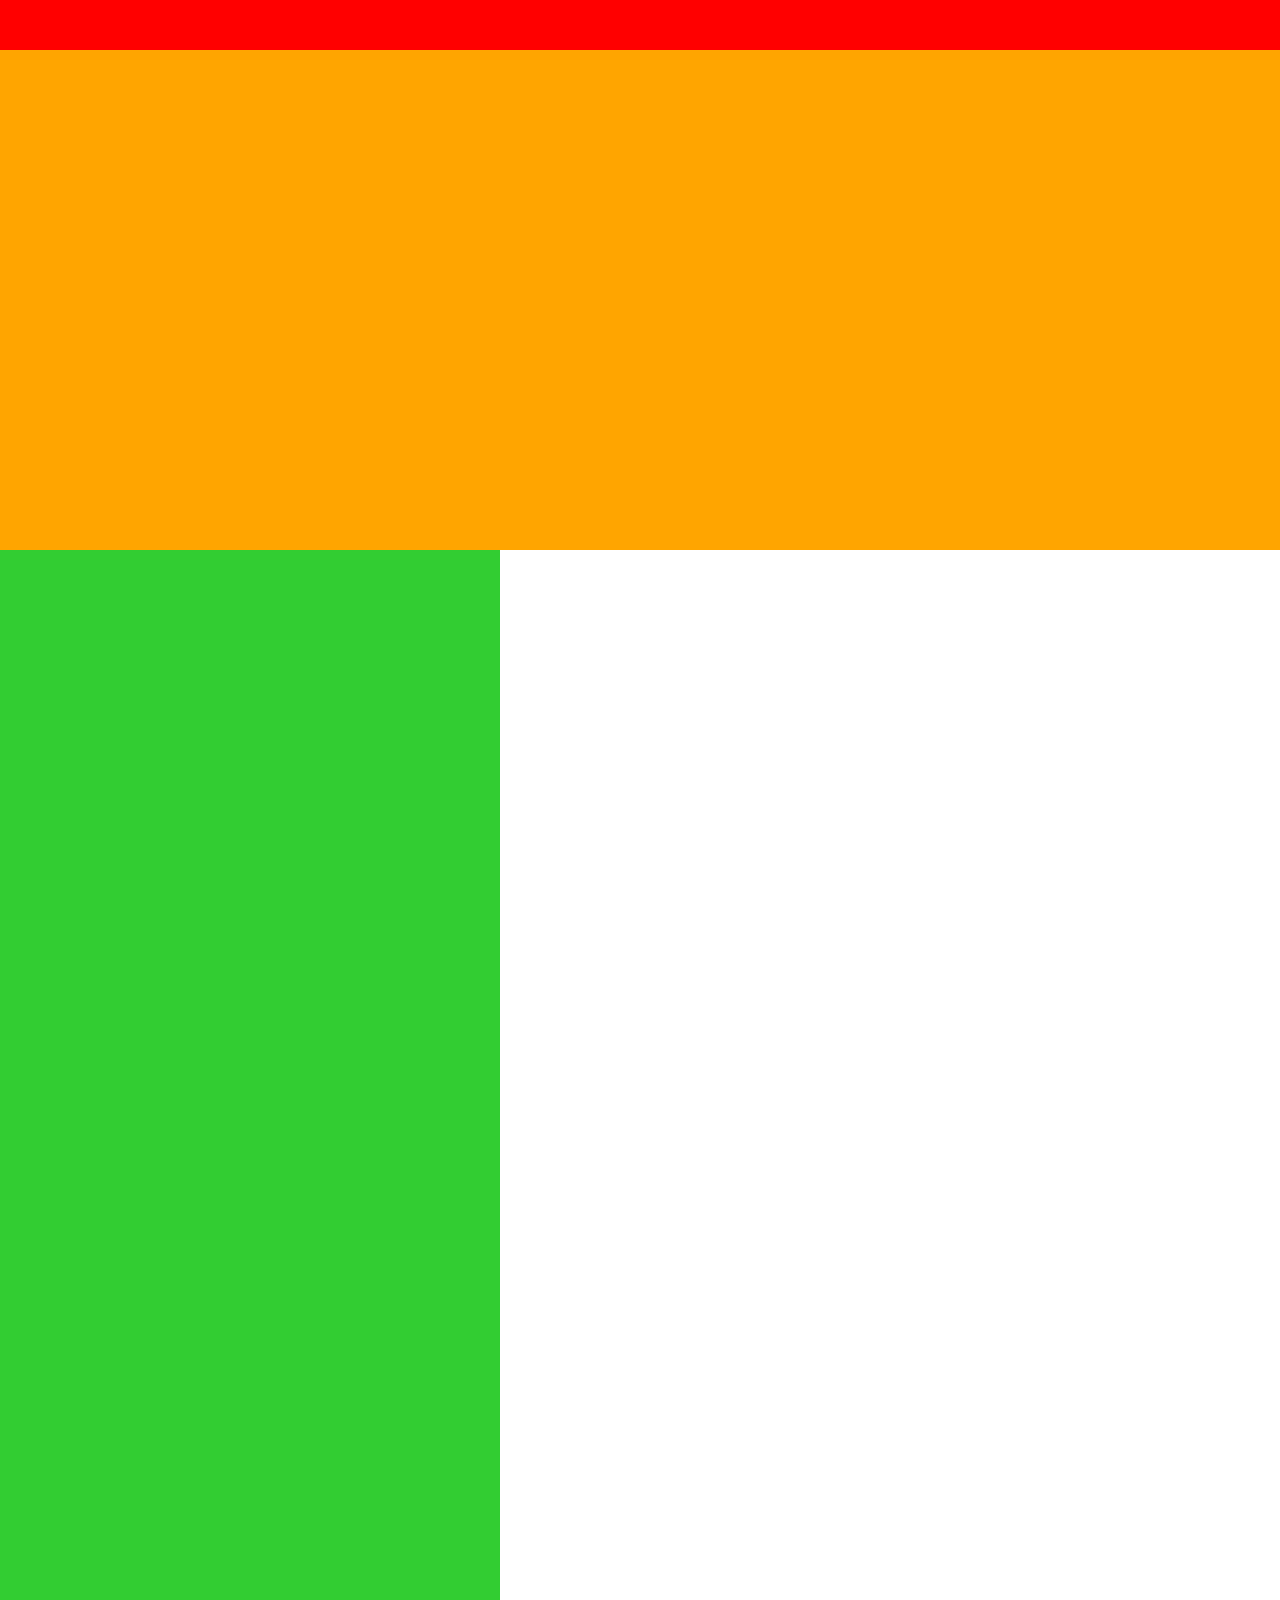
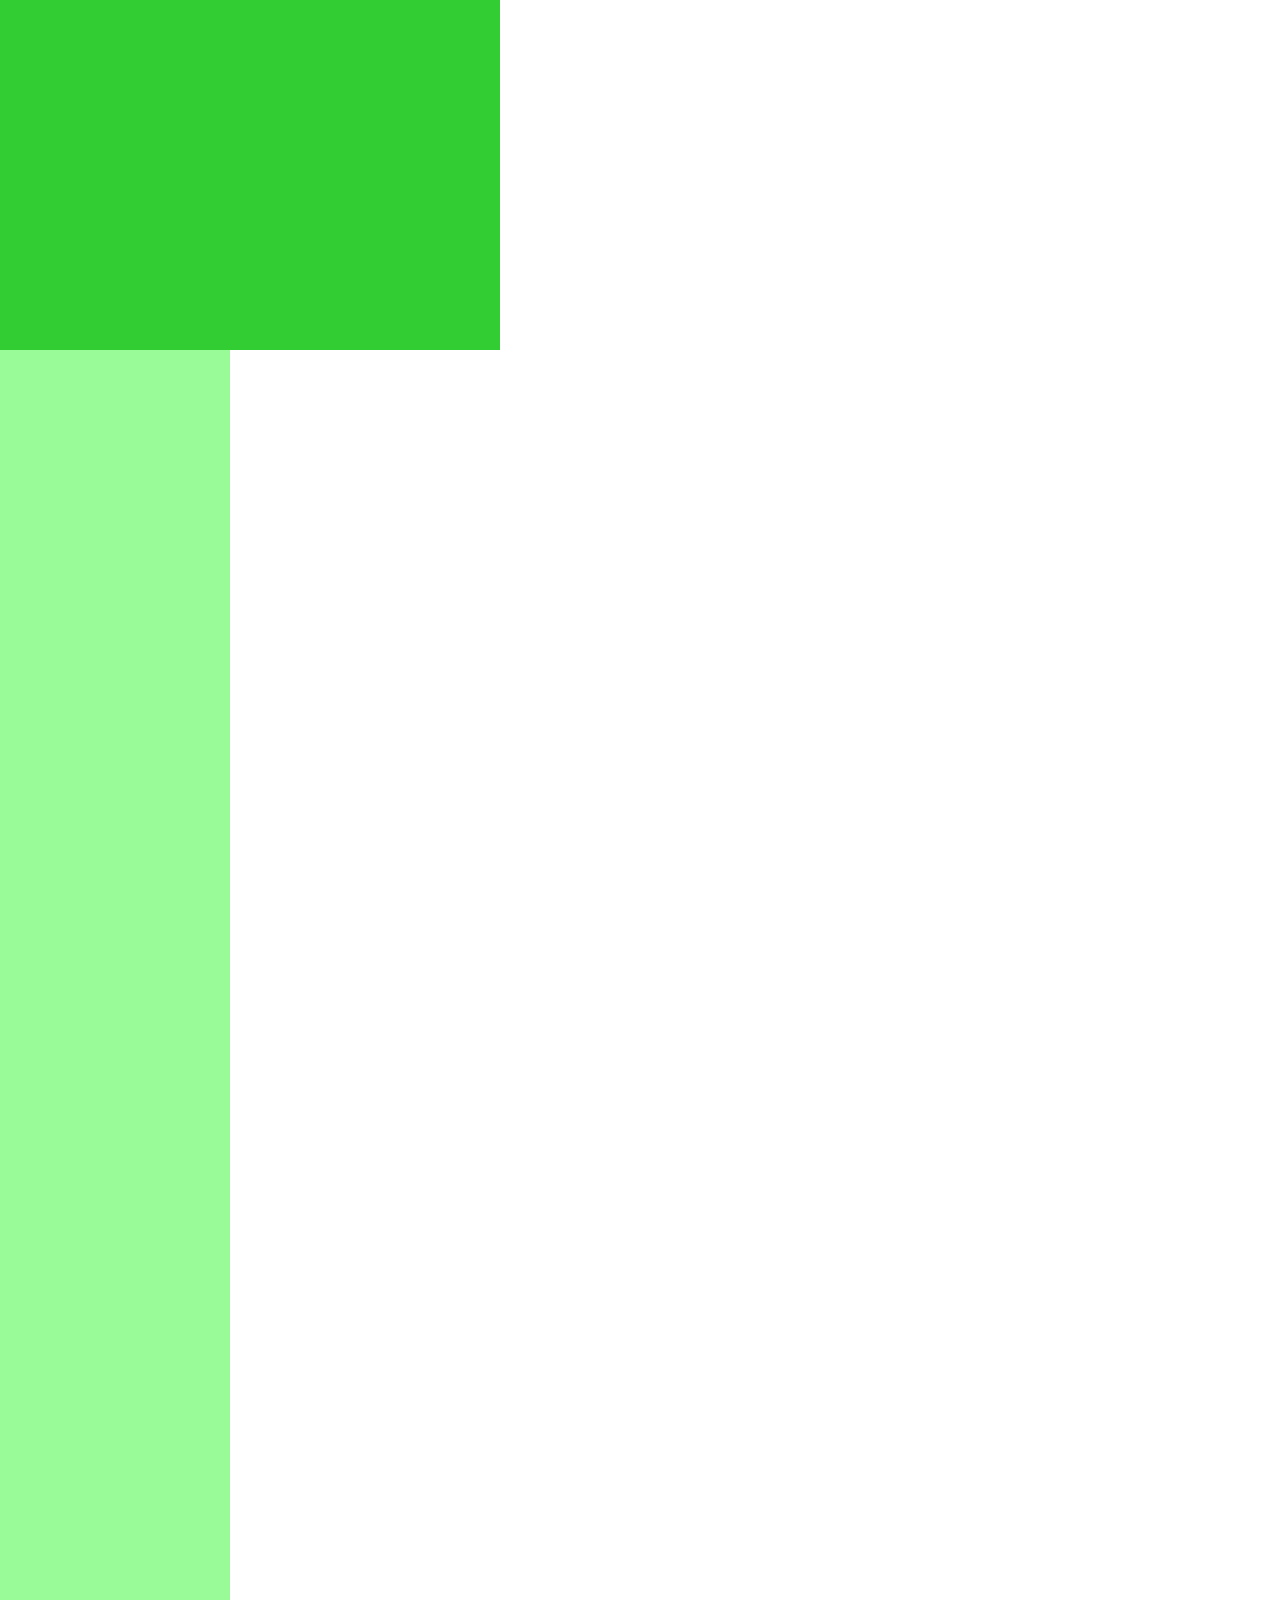
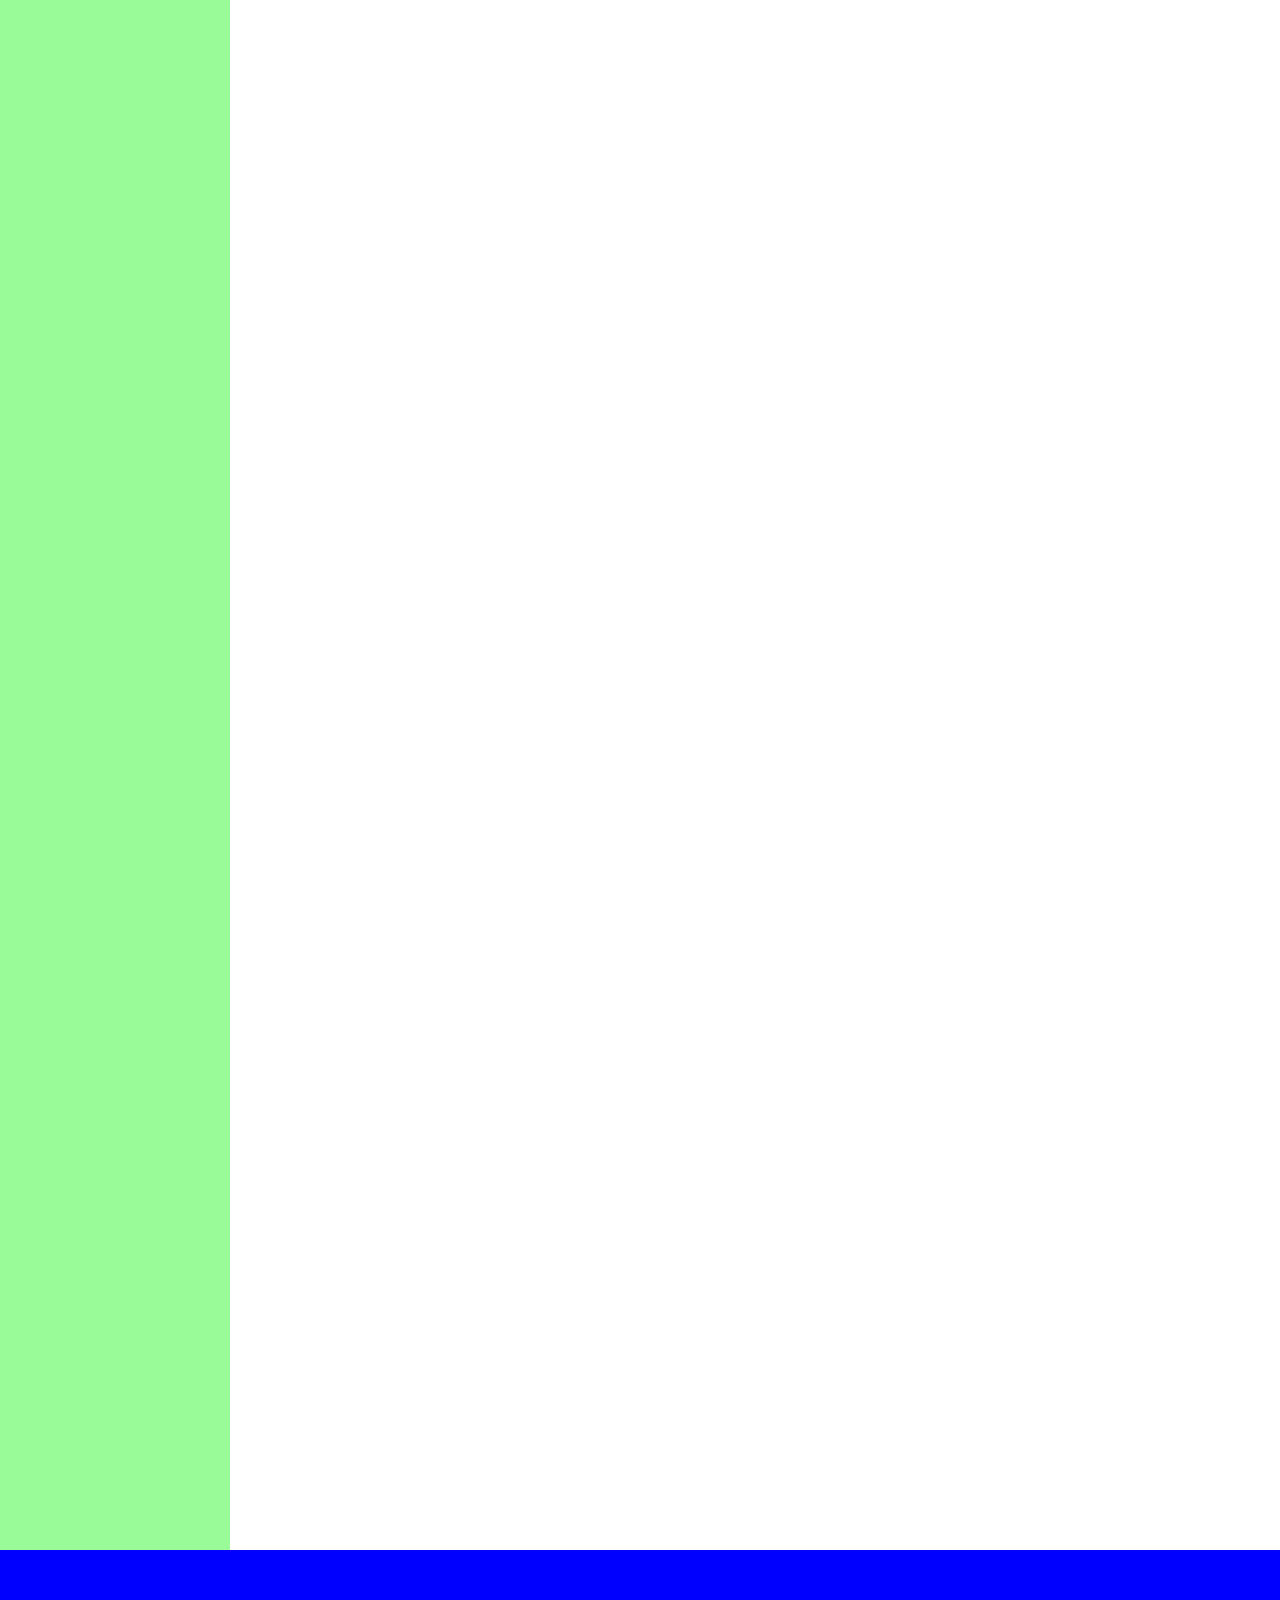
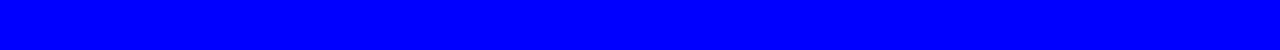
<file: exercise4/index.html>
<!DOCTYPE html>
<html lang="ja">
  <head>
    <meta charset="UTF-8"/>
    <link rel="stylesheet" href="style.css"/>
    <title>exercise4</title>
  </head>
  <body>
    <div class="header"></div>
    <div class="main-visual"></div>
    <div class="main"></div>
      <div class="blog"></div>
      <div class="sidebar-left"></div>
      <div class="sidebar-right"></div>
    <div class="footer"></div>
    <div
  </body>
</html>
</file>
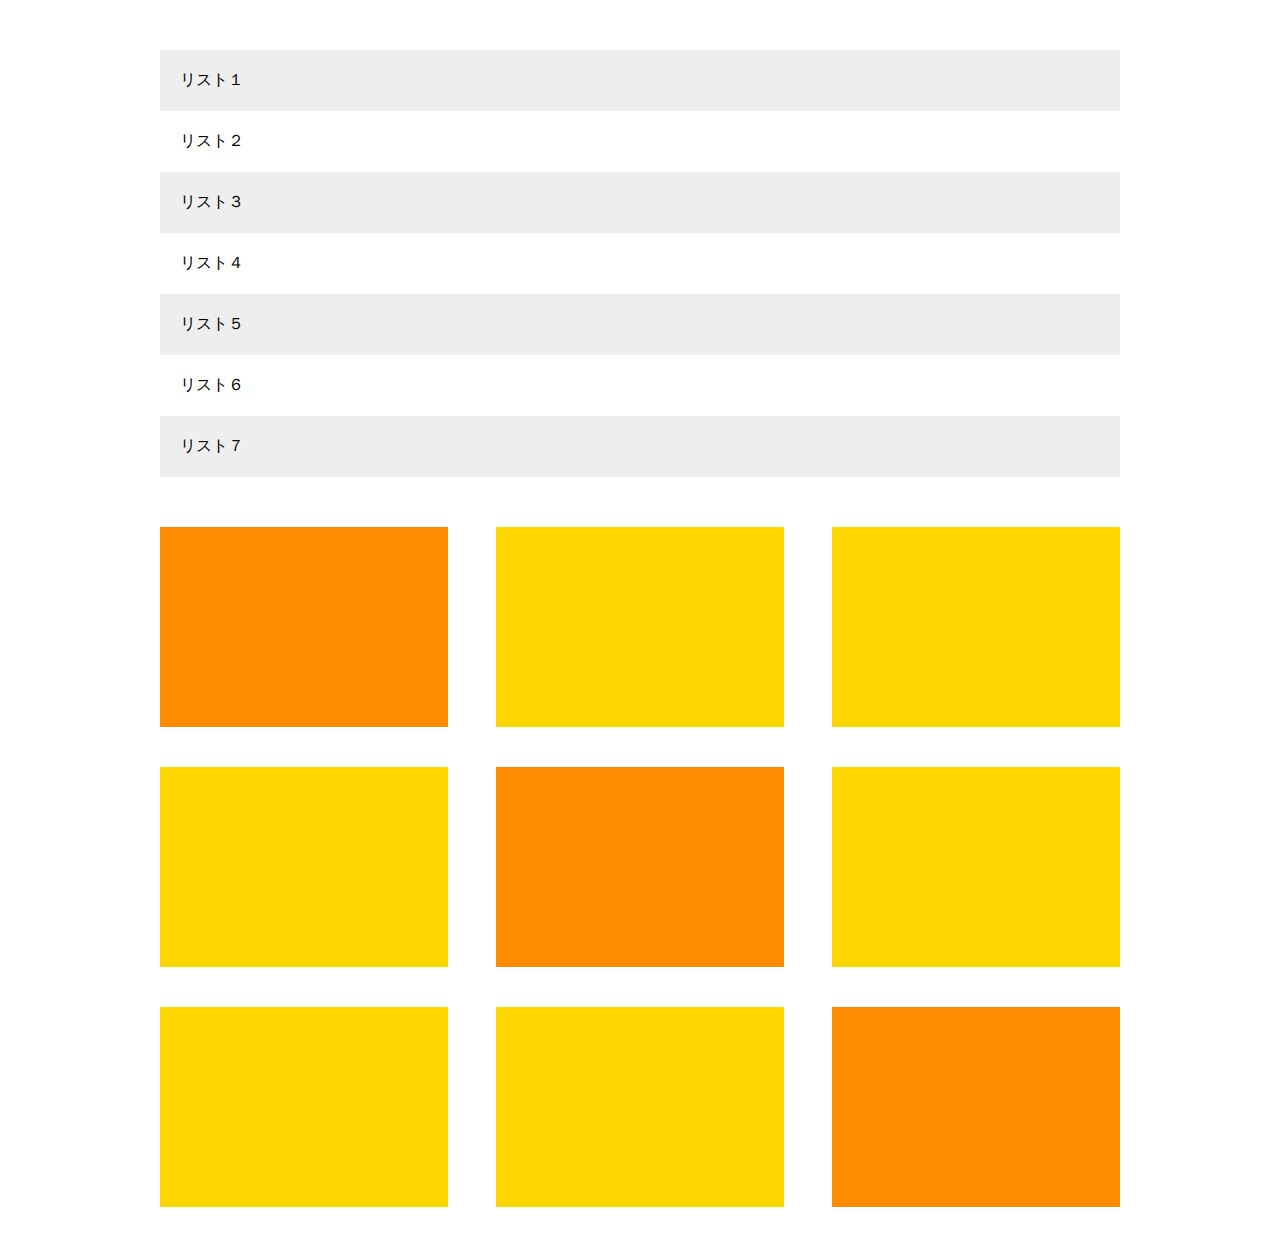
<file: exercise8/index.html>
<!DOCTYPE html>
<html lang="ja">
  <head>
    <meta charset="UTF-8"/>
    <link rel="stylesheet" href="style.css"/>
    <title>exercise8</title>
  </head>
  <main>
    <div class="item-list">
      <p class="item">リスト１</p>
      <p class="item">リスト２</p>
      <p class="item">リスト３</p>
      <p class="item">リスト４</p>
      <p class="item">リスト５</p>
      <p class="item">リスト６</p>
      <p class="item">リスト７</p>
    </div>
    <div class="box-list">
      <div class="box"></div>
      <div class="box"></div>
      <div class="box"></div>
      <div class="box"></div>
      <div class="box"></div>
      <div class="box"></div>
      <div class="box"></div>
      <div class="box"></div>
      <div class="box"></div>
    </div>
  </main>
</file>
<file: exercise4/style.css>
*{
  margin:0;
  padding:0;
  box-sizing:border-box;
}
.header{
  width:100%;
  height:50px;
  background-color:red;
}
.main-visual{
  width:100%;
  height:500px;
  background-color:orange;
}
.main{
  width:960px;
  margin:0auto;
  display:flex;
  justify-content:center;
}
.blog{
  width:500px;
  height:1400px;
  background-color:limegreen;
}
.sidebar-left{
  width:230px;
  height:1400px;
  background-color:palegreen;
}
.sidebar-right{
  width:230px;
  height:1400px;
  background-color:palegreen;
}
.footer{
  width:100%;
  height:100px;
  background-color:blue;
}
</file>
<file: exercise8/style.css>
*{
  margin:0;
  padding:0;
  box-sizing:border-box;
}
main{
  width:960px;
  margin:50px auto;
}
.item-list{
  margin-bottom:50px;
}
.item{
  padding:20px;
  list-style:none;
}
.item:nth-child(odd){
  background-color:#eee;
}
.box-list{
  display:flex;
  flex-wrap:wrap;
}
.box{
  width:30%;
  height:200px;
  margin-right:5%;
  margin-bottom:40px;
  background-color:#ffd700;
}
.box:first-child,
.box:nth-child(5),
.box:last-child{
  background-color:#ff8c00;
}
.box:nth-child(3n){
  margin-right:0;
}
.box:nth-last-child(-n+3){
  margin-bottom:0;
}
</file>
